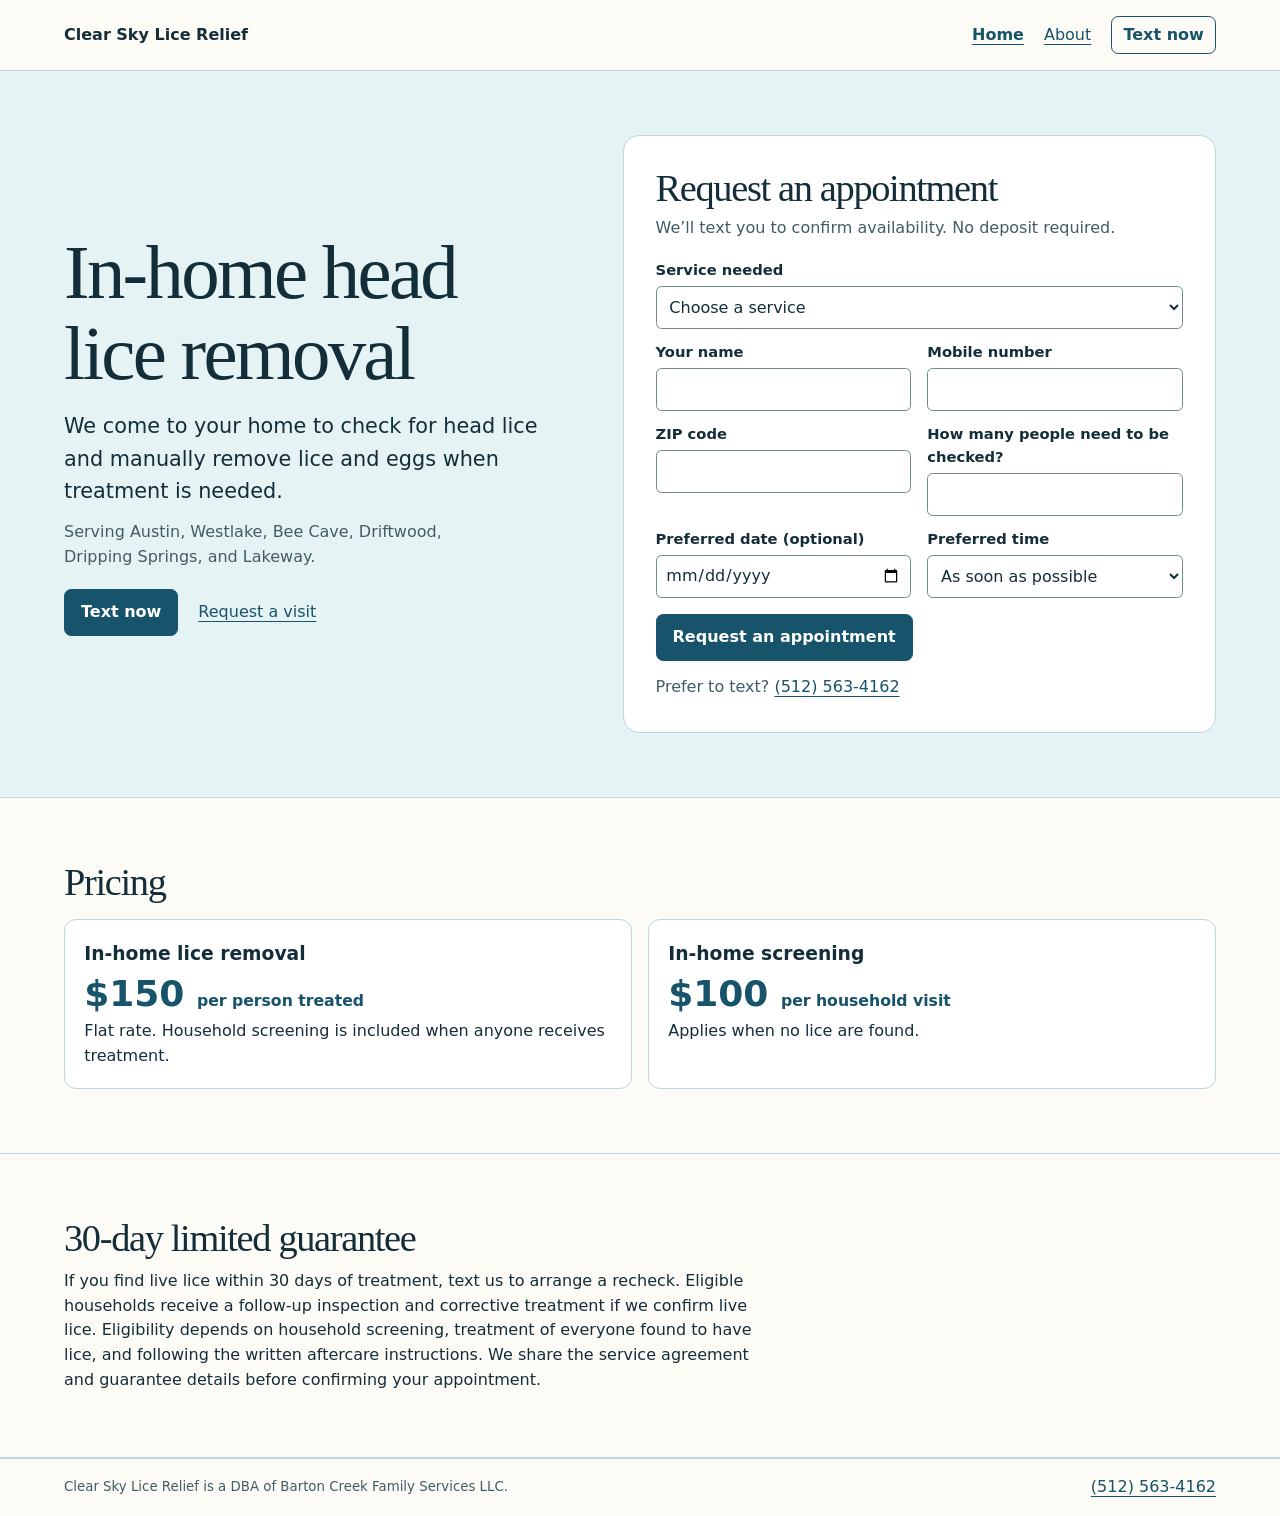
<file: index.html>
<!doctype html>
<html lang="en">
<head>
  <meta charset="utf-8">
  <meta name="viewport" content="width=device-width, initial-scale=1">
  <meta name="description" content="Request in-home head lice screening or removal in Austin and nearby communities. Flat-rate treatment and no booking deposit.">
  <title>Clear Sky Lice Relief | In-home lice removal in Austin</title>
  <link rel="stylesheet" href="site.css">
  <script src="appointment.js" defer></script>
</head>
<body>
  <a class="skip" href="#main">Skip to content</a>
  <header class="site-header"><div class="wrap bar">
    <a class="brand" href="./">Clear Sky Lice Relief</a>
    <nav aria-label="Main navigation">
      <a href="./" aria-current="page">Home</a><a href="about.html">About</a>
      <a class="button small" href="sms:+15125634162">Text now</a>
    </nav>
  </div></header>
  <main id="main">
    <div class="intro">
      <div class="wrap hero-grid">
        <div class="hero-copy">
          <h1>In-home head lice removal</h1>
          <p class="lead">We come to your home to check for head lice and manually remove lice and eggs when treatment is needed.</p>
          <p class="area">Serving Austin, Westlake, Bee Cave, Driftwood, Dripping Springs, and Lakeway.</p>
          <div class="actions">
            <a class="button primary" href="sms:+15125634162">Text now</a>
            <a href="#appointment">Request a visit</a>
          </div>
        </div>
        <section class="booking" id="appointment" aria-labelledby="appointment-title">
          <h2 id="appointment-title">Request an appointment</h2>
          <p>We’ll text you to confirm availability. No deposit required.</p>
      <form class="appointment-form" action="https://formspree.io/f/xeaglynb" method="POST" hidden>
        <div class="grid">
          <label>Service needed
            <select name="service" required>
              <option value="">Choose a service</option>
              <option value="Lice removal">Lice removal</option>
              <option value="Lice screening">Lice screening</option>
            </select>
          </label>
          <label>Your name
            <input name="name" autocomplete="name" maxlength="100" required>
          </label>
          <label>Mobile number
            <input type="tel" name="phone" autocomplete="tel" maxlength="30" required>
          </label>
          <label>ZIP code
            <input name="zip" autocomplete="postal-code" inputmode="numeric" pattern="[0-9]{5}" maxlength="5" title="Enter a five-digit ZIP code" required>
          </label>
          <label>How many people need to be checked?
            <input type="number" name="people" min="1" step="1" required>
          </label>
          <label>Preferred date (optional)
            <input type="date" name="preferred_date">
          </label>
          <label>Preferred time
            <select name="preferred_time">
              <option>As soon as possible</option>
              <option>Morning</option>
              <option>Afternoon</option>
              <option>Evening</option>
              <option>Any time</option>
            </select>
          </label>
        </div>
        <button class="button primary" type="submit">Request an appointment</button>
        <p class="appointment-status" role="status"></p>
      </form>
          <p class="booking-help">Prefer to text? <a href="sms:+15125634162">(512) 563-4162</a></p>
        </section>
      </div>
    </div>
    <section class="wrap pricing" id="pricing" aria-labelledby="pricing-title">
      <h2 id="pricing-title">Pricing</h2>
      <div class="price-grid">
        <article>
          <h3>In-home lice removal</h3>
          <p class="price">$150 <span>per person treated</span></p>
          <p>Flat rate. Household screening is included when anyone receives treatment.</p>
        </article>
        <article>
          <h3>In-home screening</h3>
          <p class="price">$100 <span>per household visit</span></p>
          <p>Applies when no lice are found.</p>
        </article>
      </div>
    </section>
    <section class="follow-up" aria-labelledby="guarantee-title">
      <div class="wrap follow-up-inner">
        <h2 id="guarantee-title">30-day limited guarantee</h2>
        <p>If you find live lice within 30 days of treatment, text us to arrange a recheck. Eligible households receive a follow-up inspection and corrective treatment if we confirm live lice. Eligibility depends on household screening, treatment of everyone found to have lice, and following the written aftercare instructions. We share the service agreement and guarantee details before confirming your appointment.</p>
      </div>
    </section>
  </main>
  <footer><div class="wrap bar">
    <small>Clear Sky Lice Relief is a DBA of Barton Creek Family Services LLC.</small>
    <a href="sms:+15125634162">(512) 563-4162</a>
  </div></footer>
</body>
</html>
</file>
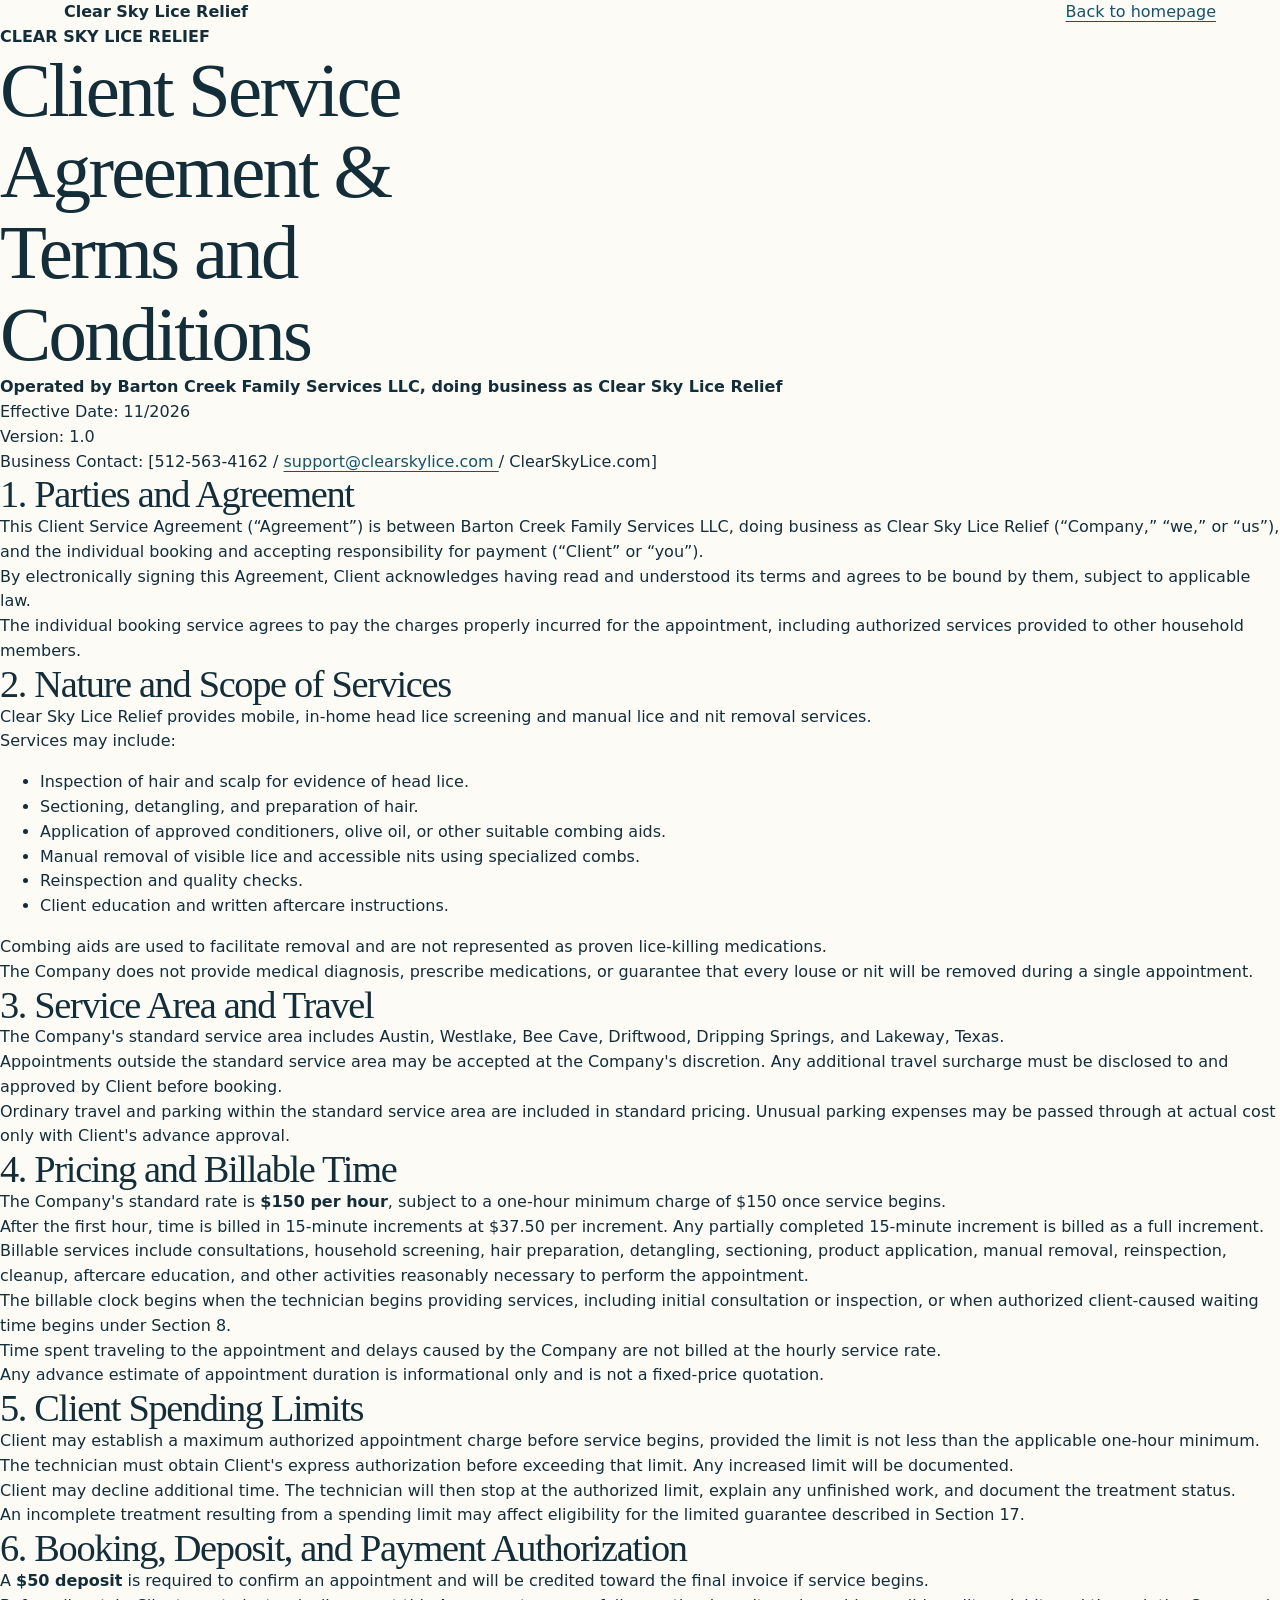
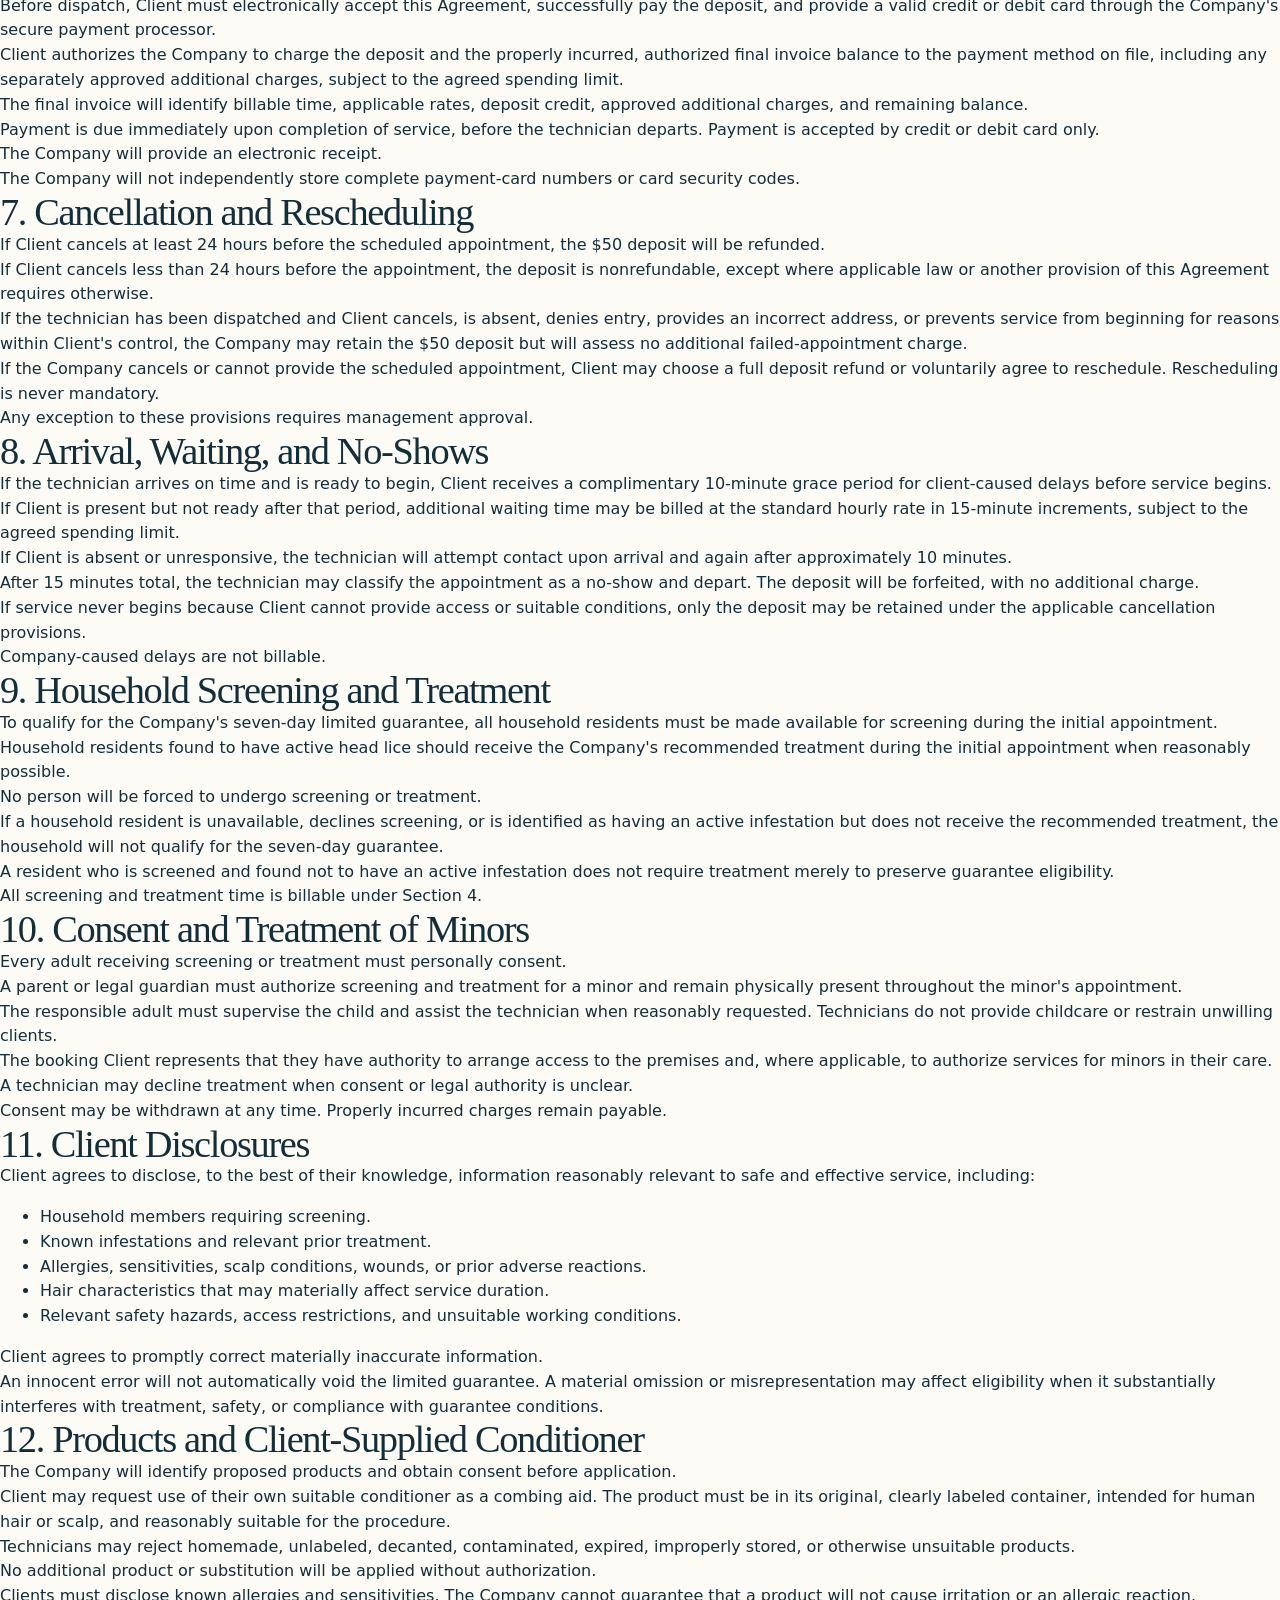
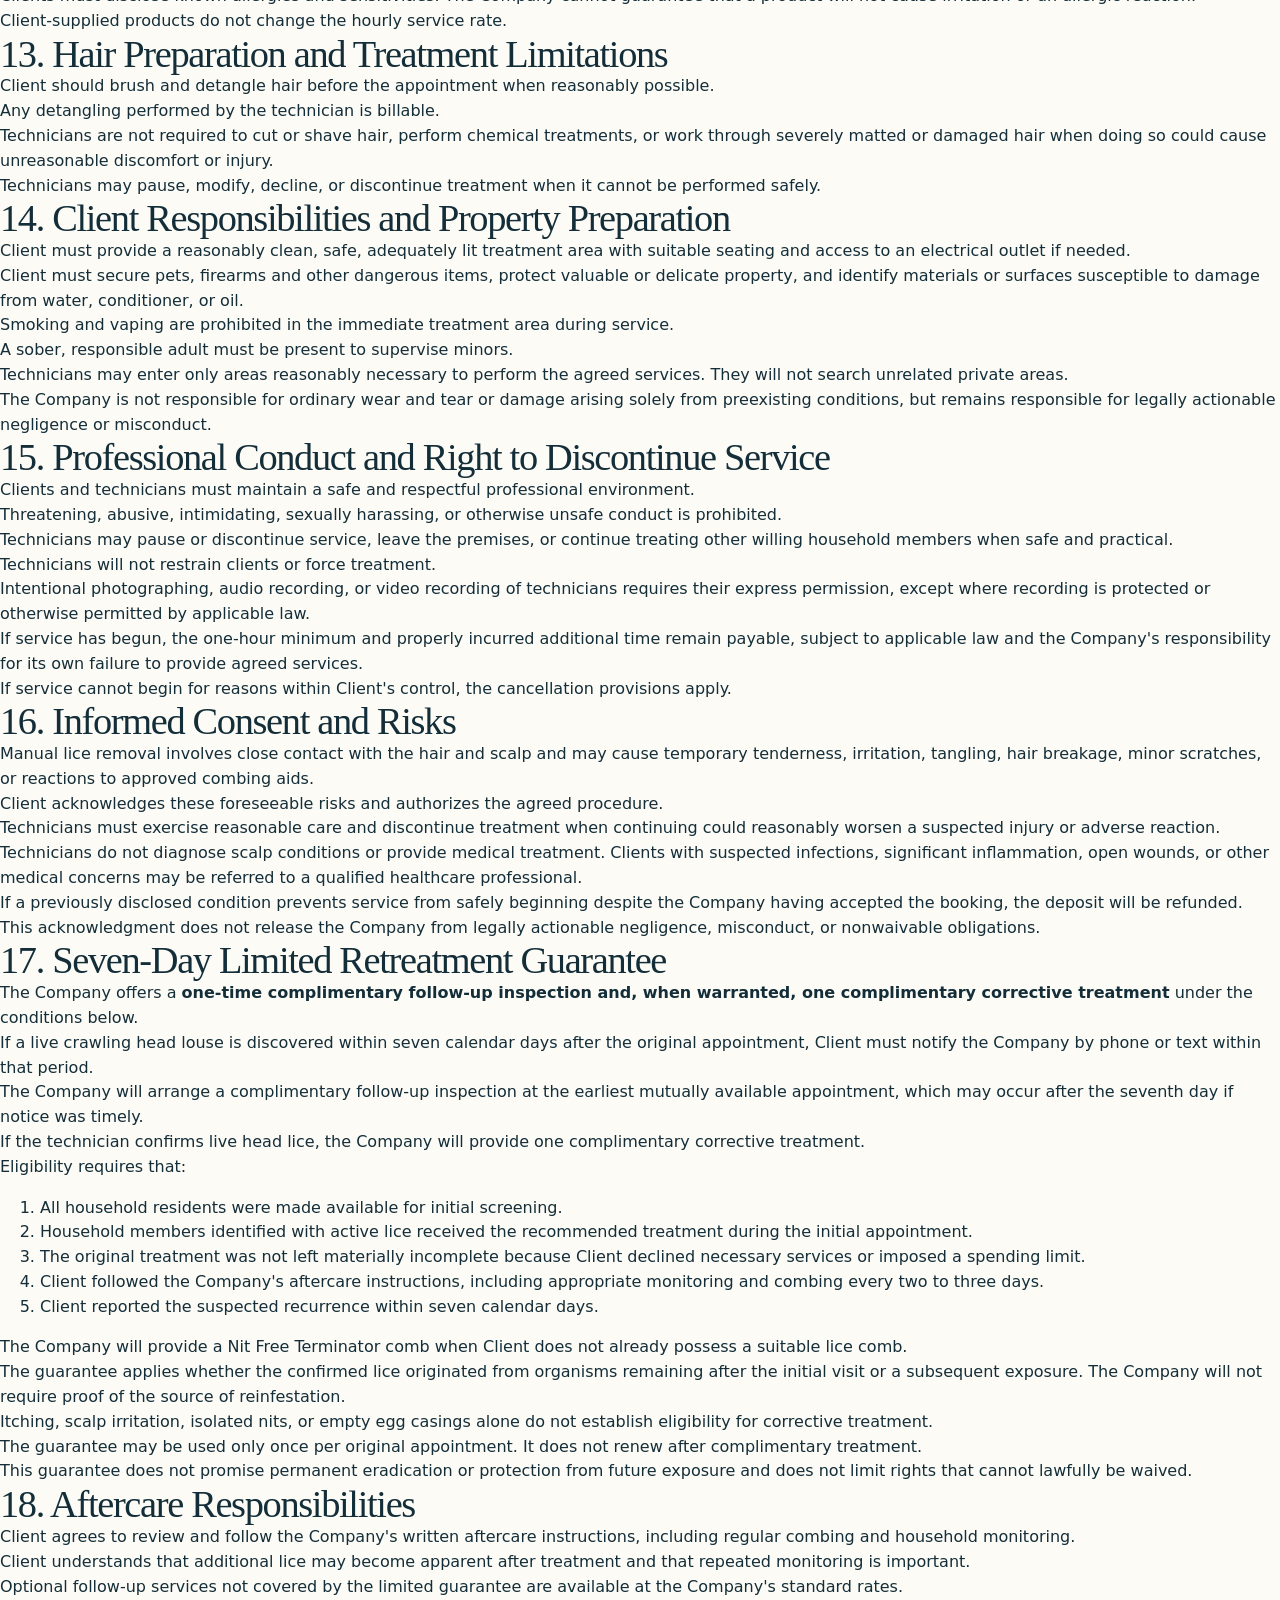
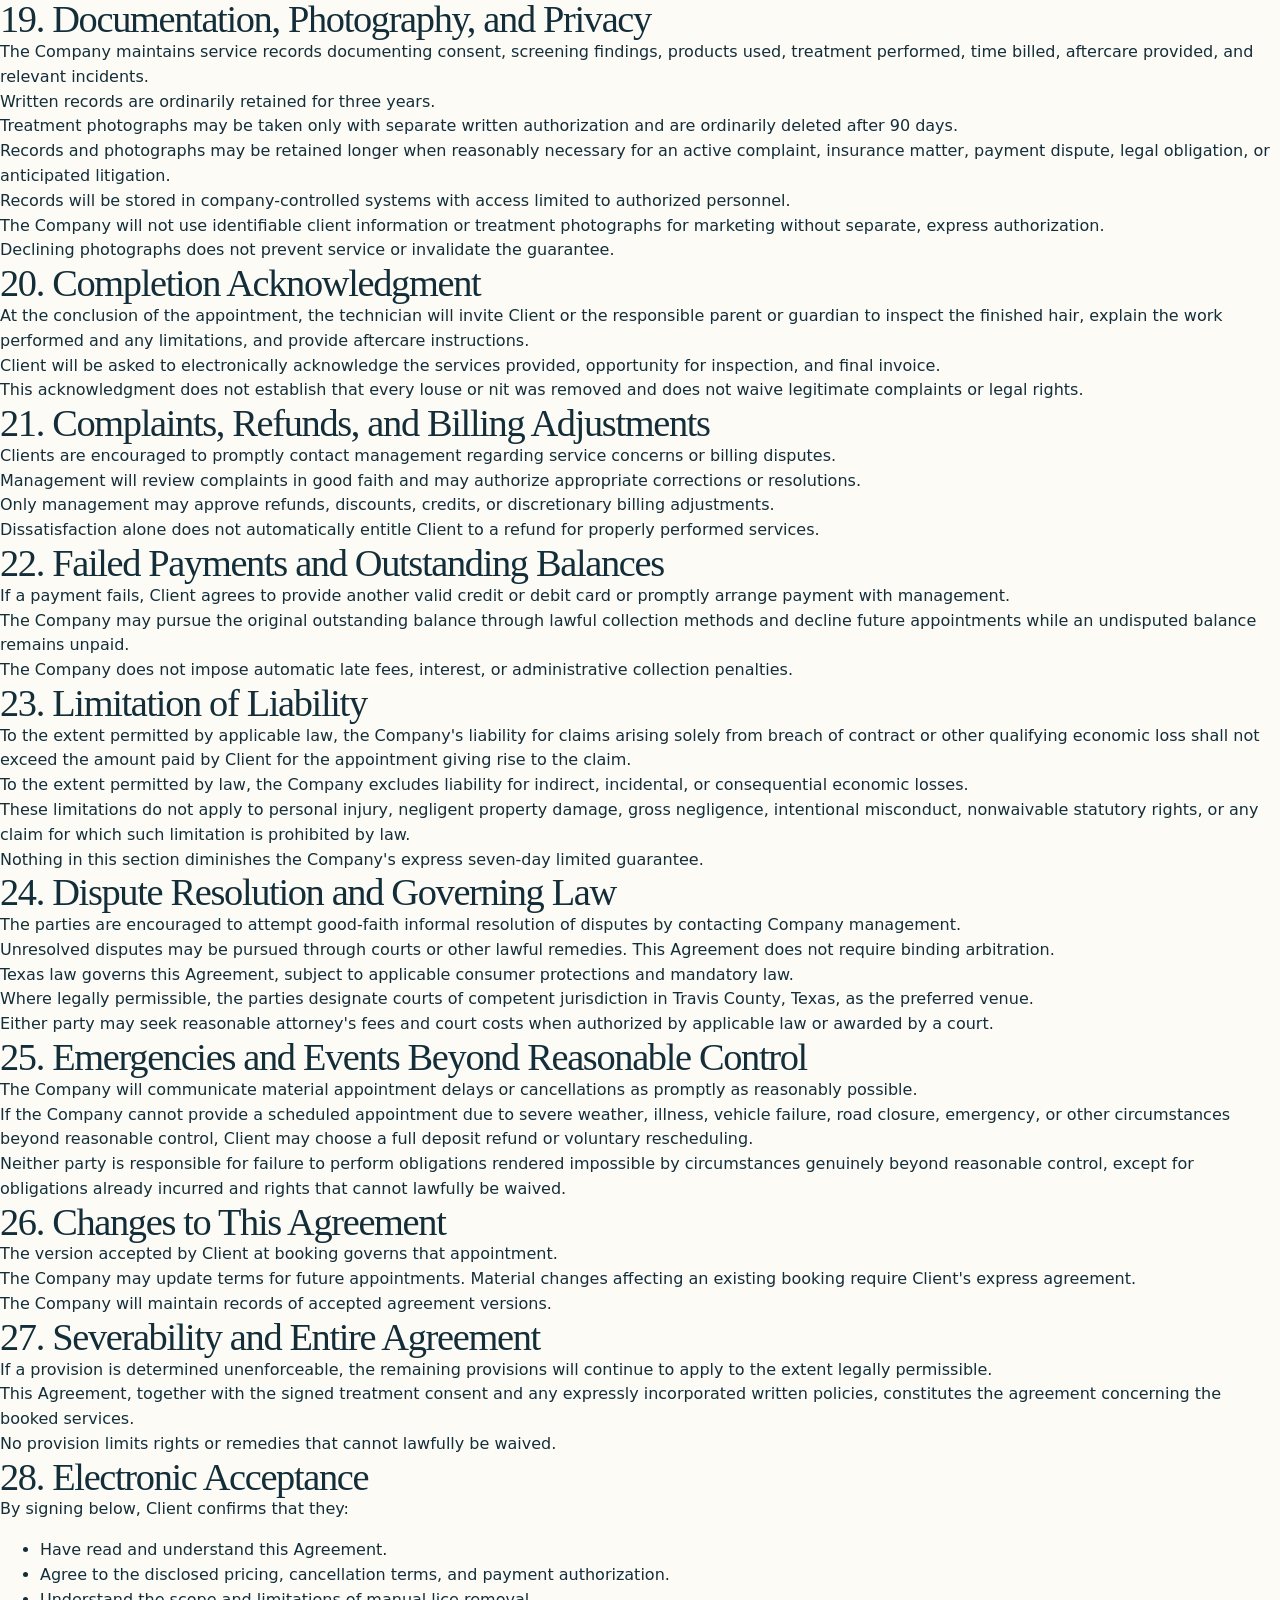
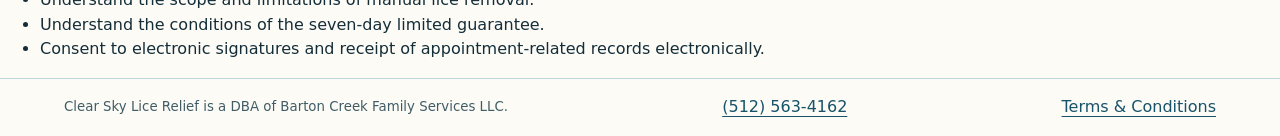
<file: terms/index.html>
<!doctype html>
<html lang="en">
<head>
  <meta charset="utf-8">
  <meta name="viewport" content="width=device-width, initial-scale=1">
  <meta name="description" content="Read the Clear Sky Lice Relief Client Service Agreement and Terms and Conditions.">
  <title>Terms &amp; Conditions | Clear Sky Lice Relief</title>
  <link rel="stylesheet" href="../site.css">
</head>
<body>
  <a class="skip" href="#main">Skip to content</a>
  <header><div class="wrap bar">
    <a class="brand" href="../index.html">Clear Sky Lice Relief</a>
    <nav aria-label="Main navigation"><a href="../index.html">Back to homepage</a></nav>
  </div></header>
<main id="main" class="legal"><article>
<p class="brand">CLEAR SKY LICE RELIEF</p>
<h1>Client Service Agreement &amp; Terms and Conditions</h1>
<p><strong>Operated by Barton Creek Family Services LLC, doing business as Clear Sky Lice Relief</strong></p>
<p>Effective Date: 11/2026<br>
Version: 1.0<br>
Business Contact: [512-563-4162 / <a href="mailto:support@clearskylice.com
">support@clearskylice.com
</a> / ClearSkyLice.com]</p>
<h2 id="section-1">1. Parties and Agreement</h2>
<p>This Client Service Agreement (“Agreement”) is between Barton Creek Family Services LLC, doing business as Clear Sky Lice Relief (“Company,” “we,” or “us”), and the individual booking and accepting responsibility for payment (“Client” or “you”).</p>
<p>By electronically signing this Agreement, Client acknowledges having read and understood its terms and agrees to be bound by them, subject to applicable law.</p>
<p>The individual booking service agrees to pay the charges properly incurred for the appointment, including authorized services provided to other household members.</p>
<h2 id="section-2">2. Nature and Scope of Services</h2>
<p>Clear Sky Lice Relief provides mobile, in-home head lice screening and manual lice and nit removal services.</p>
<p>Services may include:</p>
<ul><li>Inspection of hair and scalp for evidence of head lice.</li><li>Sectioning, detangling, and preparation of hair.</li><li>Application of approved conditioners, olive oil, or other suitable combing aids.</li><li>Manual removal of visible lice and accessible nits using specialized combs.</li><li>Reinspection and quality checks.</li><li>Client education and written aftercare instructions.</li></ul>
<p>Combing aids are used to facilitate removal and are not represented as proven lice-killing medications.</p>
<p>The Company does not provide medical diagnosis, prescribe medications, or guarantee that every louse or nit will be removed during a single appointment.</p>
<h2 id="section-3">3. Service Area and Travel</h2>
<p>The Company&#x27;s standard service area includes Austin, Westlake, Bee Cave, Driftwood, Dripping Springs, and Lakeway, Texas.</p>
<p>Appointments outside the standard service area may be accepted at the Company&#x27;s discretion. Any additional travel surcharge must be disclosed to and approved by Client before booking.</p>
<p>Ordinary travel and parking within the standard service area are included in standard pricing. Unusual parking expenses may be passed through at actual cost only with Client&#x27;s advance approval.</p>
<h2 id="section-4">4. Pricing and Billable Time</h2>
<p>The Company&#x27;s standard rate is <strong>$150 per hour</strong>, subject to a one-hour minimum charge of $150 once service begins.</p>
<p>After the first hour, time is billed in 15-minute increments at $37.50 per increment. Any partially completed 15-minute increment is billed as a full increment.</p>
<p>Billable services include consultations, household screening, hair preparation, detangling, sectioning, product application, manual removal, reinspection, cleanup, aftercare education, and other activities reasonably necessary to perform the appointment.</p>
<p>The billable clock begins when the technician begins providing services, including initial consultation or inspection, or when authorized client-caused waiting time begins under Section 8.</p>
<p>Time spent traveling to the appointment and delays caused by the Company are not billed at the hourly service rate.</p>
<p>Any advance estimate of appointment duration is informational only and is not a fixed-price quotation.</p>
<h2 id="section-5">5. Client Spending Limits</h2>
<p>Client may establish a maximum authorized appointment charge before service begins, provided the limit is not less than the applicable one-hour minimum.</p>
<p>The technician must obtain Client&#x27;s express authorization before exceeding that limit. Any increased limit will be documented.</p>
<p>Client may decline additional time. The technician will then stop at the authorized limit, explain any unfinished work, and document the treatment status.</p>
<p>An incomplete treatment resulting from a spending limit may affect eligibility for the limited guarantee described in Section 17.</p>
<h2 id="section-6">6. Booking, Deposit, and Payment Authorization</h2>
<p>A <strong>$50 deposit</strong> is required to confirm an appointment and will be credited toward the final invoice if service begins.</p>
<p>Before dispatch, Client must electronically accept this Agreement, successfully pay the deposit, and provide a valid credit or debit card through the Company&#x27;s secure payment processor.</p>
<p>Client authorizes the Company to charge the deposit and the properly incurred, authorized final invoice balance to the payment method on file, including any separately approved additional charges, subject to the agreed spending limit.</p>
<p>The final invoice will identify billable time, applicable rates, deposit credit, approved additional charges, and remaining balance.</p>
<p>Payment is due immediately upon completion of service, before the technician departs. Payment is accepted by credit or debit card only.</p>
<p>The Company will provide an electronic receipt.</p>
<p>The Company will not independently store complete payment-card numbers or card security codes.</p>
<h2 id="section-7">7. Cancellation and Rescheduling</h2>
<p>If Client cancels at least 24 hours before the scheduled appointment, the $50 deposit will be refunded.</p>
<p>If Client cancels less than 24 hours before the appointment, the deposit is nonrefundable, except where applicable law or another provision of this Agreement requires otherwise.</p>
<p>If the technician has been dispatched and Client cancels, is absent, denies entry, provides an incorrect address, or prevents service from beginning for reasons within Client&#x27;s control, the Company may retain the $50 deposit but will assess no additional failed-appointment charge.</p>
<p>If the Company cancels or cannot provide the scheduled appointment, Client may choose a full deposit refund or voluntarily agree to reschedule. Rescheduling is never mandatory.</p>
<p>Any exception to these provisions requires management approval.</p>
<h2 id="section-8">8. Arrival, Waiting, and No-Shows</h2>
<p>If the technician arrives on time and is ready to begin, Client receives a complimentary 10-minute grace period for client-caused delays before service begins.</p>
<p>If Client is present but not ready after that period, additional waiting time may be billed at the standard hourly rate in 15-minute increments, subject to the agreed spending limit.</p>
<p>If Client is absent or unresponsive, the technician will attempt contact upon arrival and again after approximately 10 minutes.</p>
<p>After 15 minutes total, the technician may classify the appointment as a no-show and depart. The deposit will be forfeited, with no additional charge.</p>
<p>If service never begins because Client cannot provide access or suitable conditions, only the deposit may be retained under the applicable cancellation provisions.</p>
<p>Company-caused delays are not billable.</p>
<h2 id="section-9">9. Household Screening and Treatment</h2>
<p>To qualify for the Company&#x27;s seven-day limited guarantee, all household residents must be made available for screening during the initial appointment.</p>
<p>Household residents found to have active head lice should receive the Company&#x27;s recommended treatment during the initial appointment when reasonably possible.</p>
<p>No person will be forced to undergo screening or treatment.</p>
<p>If a household resident is unavailable, declines screening, or is identified as having an active infestation but does not receive the recommended treatment, the household will not qualify for the seven-day guarantee.</p>
<p>A resident who is screened and found not to have an active infestation does not require treatment merely to preserve guarantee eligibility.</p>
<p>All screening and treatment time is billable under Section 4.</p>
<h2 id="section-10">10. Consent and Treatment of Minors</h2>
<p>Every adult receiving screening or treatment must personally consent.</p>
<p>A parent or legal guardian must authorize screening and treatment for a minor and remain physically present throughout the minor&#x27;s appointment.</p>
<p>The responsible adult must supervise the child and assist the technician when reasonably requested. Technicians do not provide childcare or restrain unwilling clients.</p>
<p>The booking Client represents that they have authority to arrange access to the premises and, where applicable, to authorize services for minors in their care.</p>
<p>A technician may decline treatment when consent or legal authority is unclear.</p>
<p>Consent may be withdrawn at any time. Properly incurred charges remain payable.</p>
<h2 id="section-11">11. Client Disclosures</h2>
<p>Client agrees to disclose, to the best of their knowledge, information reasonably relevant to safe and effective service, including:</p>
<ul><li>Household members requiring screening.</li><li>Known infestations and relevant prior treatment.</li><li>Allergies, sensitivities, scalp conditions, wounds, or prior adverse reactions.</li><li>Hair characteristics that may materially affect service duration.</li><li>Relevant safety hazards, access restrictions, and unsuitable working conditions.</li></ul>
<p>Client agrees to promptly correct materially inaccurate information.</p>
<p>An innocent error will not automatically void the limited guarantee. A material omission or misrepresentation may affect eligibility when it substantially interferes with treatment, safety, or compliance with guarantee conditions.</p>
<h2 id="section-12">12. Products and Client-Supplied Conditioner</h2>
<p>The Company will identify proposed products and obtain consent before application.</p>
<p>Client may request use of their own suitable conditioner as a combing aid. The product must be in its original, clearly labeled container, intended for human hair or scalp, and reasonably suitable for the procedure.</p>
<p>Technicians may reject homemade, unlabeled, decanted, contaminated, expired, improperly stored, or otherwise unsuitable products.</p>
<p>No additional product or substitution will be applied without authorization.</p>
<p>Clients must disclose known allergies and sensitivities. The Company cannot guarantee that a product will not cause irritation or an allergic reaction.</p>
<p>Client-supplied products do not change the hourly service rate.</p>
<h2 id="section-13">13. Hair Preparation and Treatment Limitations</h2>
<p>Client should brush and detangle hair before the appointment when reasonably possible.</p>
<p>Any detangling performed by the technician is billable.</p>
<p>Technicians are not required to cut or shave hair, perform chemical treatments, or work through severely matted or damaged hair when doing so could cause unreasonable discomfort or injury.</p>
<p>Technicians may pause, modify, decline, or discontinue treatment when it cannot be performed safely.</p>
<h2 id="section-14">14. Client Responsibilities and Property Preparation</h2>
<p>Client must provide a reasonably clean, safe, adequately lit treatment area with suitable seating and access to an electrical outlet if needed.</p>
<p>Client must secure pets, firearms and other dangerous items, protect valuable or delicate property, and identify materials or surfaces susceptible to damage from water, conditioner, or oil.</p>
<p>Smoking and vaping are prohibited in the immediate treatment area during service.</p>
<p>A sober, responsible adult must be present to supervise minors.</p>
<p>Technicians may enter only areas reasonably necessary to perform the agreed services. They will not search unrelated private areas.</p>
<p>The Company is not responsible for ordinary wear and tear or damage arising solely from preexisting conditions, but remains responsible for legally actionable negligence or misconduct.</p>
<h2 id="section-15">15. Professional Conduct and Right to Discontinue Service</h2>
<p>Clients and technicians must maintain a safe and respectful professional environment.</p>
<p>Threatening, abusive, intimidating, sexually harassing, or otherwise unsafe conduct is prohibited.</p>
<p>Technicians may pause or discontinue service, leave the premises, or continue treating other willing household members when safe and practical.</p>
<p>Technicians will not restrain clients or force treatment.</p>
<p>Intentional photographing, audio recording, or video recording of technicians requires their express permission, except where recording is protected or otherwise permitted by applicable law.</p>
<p>If service has begun, the one-hour minimum and properly incurred additional time remain payable, subject to applicable law and the Company&#x27;s responsibility for its own failure to provide agreed services.</p>
<p>If service cannot begin for reasons within Client&#x27;s control, the cancellation provisions apply.</p>
<h2 id="section-16">16. Informed Consent and Risks</h2>
<p>Manual lice removal involves close contact with the hair and scalp and may cause temporary tenderness, irritation, tangling, hair breakage, minor scratches, or reactions to approved combing aids.</p>
<p>Client acknowledges these foreseeable risks and authorizes the agreed procedure.</p>
<p>Technicians must exercise reasonable care and discontinue treatment when continuing could reasonably worsen a suspected injury or adverse reaction.</p>
<p>Technicians do not diagnose scalp conditions or provide medical treatment. Clients with suspected infections, significant inflammation, open wounds, or other medical concerns may be referred to a qualified healthcare professional.</p>
<p>If a previously disclosed condition prevents service from safely beginning despite the Company having accepted the booking, the deposit will be refunded.</p>
<p>This acknowledgment does not release the Company from legally actionable negligence, misconduct, or nonwaivable obligations.</p>
<h2 id="section-17">17. Seven-Day Limited Retreatment Guarantee</h2>
<p>The Company offers a <strong>one-time complimentary follow-up inspection and, when warranted, one complimentary corrective treatment</strong> under the conditions below.</p>
<p>If a live crawling head louse is discovered within seven calendar days after the original appointment, Client must notify the Company by phone or text within that period.</p>
<p>The Company will arrange a complimentary follow-up inspection at the earliest mutually available appointment, which may occur after the seventh day if notice was timely.</p>
<p>If the technician confirms live head lice, the Company will provide one complimentary corrective treatment.</p>
<p>Eligibility requires that:</p>
<ol><li>All household residents were made available for initial screening.</li><li>Household members identified with active lice received the recommended treatment during the initial appointment.</li><li>The original treatment was not left materially incomplete because Client declined necessary services or imposed a spending limit.</li><li>Client followed the Company&#x27;s aftercare instructions, including appropriate monitoring and combing every two to three days.</li><li>Client reported the suspected recurrence within seven calendar days.</li></ol>
<p>The Company will provide a Nit Free Terminator comb when Client does not already possess a suitable lice comb.</p>
<p>The guarantee applies whether the confirmed lice originated from organisms remaining after the initial visit or a subsequent exposure. The Company will not require proof of the source of reinfestation.</p>
<p>Itching, scalp irritation, isolated nits, or empty egg casings alone do not establish eligibility for corrective treatment.</p>
<p>The guarantee may be used only once per original appointment. It does not renew after complimentary treatment.</p>
<p>This guarantee does not promise permanent eradication or protection from future exposure and does not limit rights that cannot lawfully be waived.</p>
<h2 id="section-18">18. Aftercare Responsibilities</h2>
<p>Client agrees to review and follow the Company&#x27;s written aftercare instructions, including regular combing and household monitoring.</p>
<p>Client understands that additional lice may become apparent after treatment and that repeated monitoring is important.</p>
<p>Optional follow-up services not covered by the limited guarantee are available at the Company&#x27;s standard rates.</p>
<h2 id="section-19">19. Documentation, Photography, and Privacy</h2>
<p>The Company maintains service records documenting consent, screening findings, products used, treatment performed, time billed, aftercare provided, and relevant incidents.</p>
<p>Written records are ordinarily retained for three years.</p>
<p>Treatment photographs may be taken only with separate written authorization and are ordinarily deleted after 90 days.</p>
<p>Records and photographs may be retained longer when reasonably necessary for an active complaint, insurance matter, payment dispute, legal obligation, or anticipated litigation.</p>
<p>Records will be stored in company-controlled systems with access limited to authorized personnel.</p>
<p>The Company will not use identifiable client information or treatment photographs for marketing without separate, express authorization.</p>
<p>Declining photographs does not prevent service or invalidate the guarantee.</p>
<h2 id="section-20">20. Completion Acknowledgment</h2>
<p>At the conclusion of the appointment, the technician will invite Client or the responsible parent or guardian to inspect the finished hair, explain the work performed and any limitations, and provide aftercare instructions.</p>
<p>Client will be asked to electronically acknowledge the services provided, opportunity for inspection, and final invoice.</p>
<p>This acknowledgment does not establish that every louse or nit was removed and does not waive legitimate complaints or legal rights.</p>
<h2 id="section-21">21. Complaints, Refunds, and Billing Adjustments</h2>
<p>Clients are encouraged to promptly contact management regarding service concerns or billing disputes.</p>
<p>Management will review complaints in good faith and may authorize appropriate corrections or resolutions.</p>
<p>Only management may approve refunds, discounts, credits, or discretionary billing adjustments.</p>
<p>Dissatisfaction alone does not automatically entitle Client to a refund for properly performed services.</p>
<h2 id="section-22">22. Failed Payments and Outstanding Balances</h2>
<p>If a payment fails, Client agrees to provide another valid credit or debit card or promptly arrange payment with management.</p>
<p>The Company may pursue the original outstanding balance through lawful collection methods and decline future appointments while an undisputed balance remains unpaid.</p>
<p>The Company does not impose automatic late fees, interest, or administrative collection penalties.</p>
<h2 id="section-23">23. Limitation of Liability</h2>
<p>To the extent permitted by applicable law, the Company&#x27;s liability for claims arising solely from breach of contract or other qualifying economic loss shall not exceed the amount paid by Client for the appointment giving rise to the claim.</p>
<p>To the extent permitted by law, the Company excludes liability for indirect, incidental, or consequential economic losses.</p>
<p>These limitations do not apply to personal injury, negligent property damage, gross negligence, intentional misconduct, nonwaivable statutory rights, or any claim for which such limitation is prohibited by law.</p>
<p>Nothing in this section diminishes the Company&#x27;s express seven-day limited guarantee.</p>
<h2 id="section-24">24. Dispute Resolution and Governing Law</h2>
<p>The parties are encouraged to attempt good-faith informal resolution of disputes by contacting Company management.</p>
<p>Unresolved disputes may be pursued through courts or other lawful remedies. This Agreement does not require binding arbitration.</p>
<p>Texas law governs this Agreement, subject to applicable consumer protections and mandatory law.</p>
<p>Where legally permissible, the parties designate courts of competent jurisdiction in Travis County, Texas, as the preferred venue.</p>
<p>Either party may seek reasonable attorney&#x27;s fees and court costs when authorized by applicable law or awarded by a court.</p>
<h2 id="section-25">25. Emergencies and Events Beyond Reasonable Control</h2>
<p>The Company will communicate material appointment delays or cancellations as promptly as reasonably possible.</p>
<p>If the Company cannot provide a scheduled appointment due to severe weather, illness, vehicle failure, road closure, emergency, or other circumstances beyond reasonable control, Client may choose a full deposit refund or voluntary rescheduling.</p>
<p>Neither party is responsible for failure to perform obligations rendered impossible by circumstances genuinely beyond reasonable control, except for obligations already incurred and rights that cannot lawfully be waived.</p>
<h2 id="section-26">26. Changes to This Agreement</h2>
<p>The version accepted by Client at booking governs that appointment.</p>
<p>The Company may update terms for future appointments. Material changes affecting an existing booking require Client&#x27;s express agreement.</p>
<p>The Company will maintain records of accepted agreement versions.</p>
<h2 id="section-27">27. Severability and Entire Agreement</h2>
<p>If a provision is determined unenforceable, the remaining provisions will continue to apply to the extent legally permissible.</p>
<p>This Agreement, together with the signed treatment consent and any expressly incorporated written policies, constitutes the agreement concerning the booked services.</p>
<p>No provision limits rights or remedies that cannot lawfully be waived.</p>
<h2 id="section-28">28. Electronic Acceptance</h2>
<p>By signing below, Client confirms that they:</p>
<ul><li>Have read and understand this Agreement.</li><li>Agree to the disclosed pricing, cancellation terms, and payment authorization.</li><li>Understand the scope and limitations of manual lice removal.</li><li>Understand the conditions of the seven-day limited guarantee.</li><li>Consent to electronic signatures and receipt of appointment-related records electronically.</li></ul>
</article></main>
  <footer><div class="wrap bar">
    <small>Clear Sky Lice Relief is a DBA of Barton Creek Family Services LLC.</small>
    <a href="tel:+15125634162">(512) 563-4162</a>
    <a href="../terms/index.html">Terms &amp; Conditions</a>
  </div></footer>
</body>
</html>
</file>
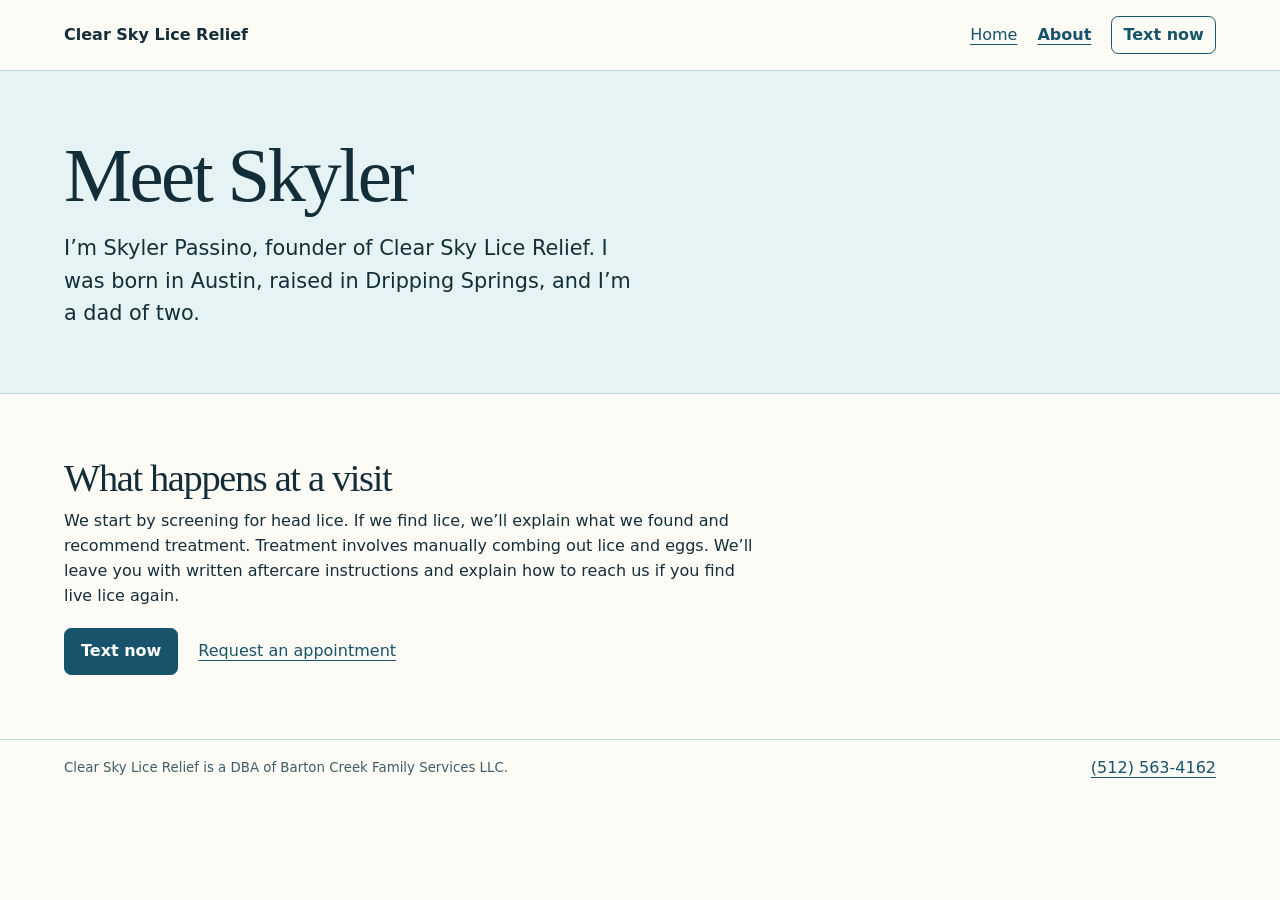
<file: about.html>
<!doctype html>
<html lang="en">
<head>
  <meta charset="utf-8">
  <meta name="viewport" content="width=device-width, initial-scale=1">
  <meta name="description" content="Meet Skyler Passino and learn what to expect from an in-home head lice visit.">
  <title>About | Clear Sky Lice Relief</title>
  <link rel="stylesheet" href="site.css">
</head>
<body>
  <a class="skip" href="#main">Skip to content</a>
  <header class="site-header"><div class="wrap bar">
    <a class="brand" href="./">Clear Sky Lice Relief</a>
    <nav aria-label="Main navigation">
      <a href="./">Home</a><a href="about.html" aria-current="page">About</a>
      <a class="button small" href="sms:+15125634162">Text now</a>
    </nav>
  </div></header>
  <main id="main">
    <div class="intro"><div class="wrap about-intro">
      <h1>Meet Skyler</h1>
      <p class="lead">I’m Skyler Passino, founder of Clear Sky Lice Relief. I was born in Austin, raised in Dripping Springs, and I’m a dad of two.</p>
    </div></div>
    <section class="wrap about-visit" aria-labelledby="visit-title">
      <h2 id="visit-title">What happens at a visit</h2>
      <p>We start by screening for head lice. If we find lice, we’ll explain what we found and recommend treatment. Treatment involves manually combing out lice and eggs. We’ll leave you with written aftercare instructions and explain how to reach us if you find live lice again.</p>
      <div class="actions">
        <a class="button primary" href="sms:+15125634162">Text now</a>
        <a href="./#appointment">Request an appointment</a>
      </div>
    </section>
  </main>
  <footer><div class="wrap bar">
    <small>Clear Sky Lice Relief is a DBA of Barton Creek Family Services LLC.</small>
    <a href="sms:+15125634162">(512) 563-4162</a>
  </div></footer>
</body>
</html>
</file>
<file: site.css>
:root {
  color-scheme: light;
  --ink: #142e39;
  --muted: #405d66;
  --paper: #fcfbf6;
  --white: #fff;
  --sky: #e6f3f4;
  --blue: #17536a;
  --line: #bfd6da;
}
* { box-sizing: border-box; }
body { margin: 0; color: var(--ink); background: var(--paper); font: 1rem/1.55 system-ui, sans-serif; }
[hidden] { display: none !important; }
.wrap { width: min(72rem, calc(100% - 2rem)); margin-inline: auto; }
a { color: var(--blue); text-underline-offset: .23em; }
:focus-visible { outline: 3px solid #a65121; outline-offset: 3px; }
.skip { position: absolute; top: .5rem; left: 1rem; padding: .5rem; background: white; transform: translateY(-200%); }
.skip:focus { transform: none; }
.site-header, footer { padding: 1rem 0; }
.bar, nav, .actions { display: flex; flex-wrap: wrap; align-items: center; gap: .75rem 1.25rem; }
.bar { justify-content: space-between; }
.brand { font-weight: 800; text-decoration: none; color: var(--ink); }
nav a[aria-current="page"] { font-weight: 750; }
.button { display: inline-block; padding: .65rem 1rem; border: 1px solid var(--blue); border-radius: .45rem; font: inherit; font-weight: 720; text-decoration: none; cursor: pointer; }
.button.small { padding: .35rem .7rem; }
.primary { background: var(--blue); color: white; }
button:disabled { opacity: .65; cursor: wait; }
.intro { background: var(--sky); border-block: 1px solid var(--line); }
.hero-grid { display: grid; grid-template-columns: 1fr 1.2fr; gap: clamp(1.5rem, 5vw, 5rem); align-items: center; padding-block: clamp(1.75rem, 5vw, 4.5rem); }
h1, h2, h3, p { margin: 0; }
h1, h2 { font-family: Georgia, serif; font-weight: 500; letter-spacing: -.035em; line-height: 1.06; }
h1 { font-size: clamp(2.7rem, 6vw, 5.4rem); max-width: 12ch; }
h2 { font-size: clamp(1.8rem, 3vw, 2.55rem); }
.lead { font-size: clamp(1.06rem, 2vw, 1.3rem); margin-top: 1rem; max-width: 44ch; }
.area { color: var(--muted); margin-top: .8rem; max-width: 39ch; }
.actions { margin-top: 1.2rem; }
.booking { background: var(--white); border: 1px solid var(--line); border-radius: 1rem; padding: clamp(1rem, 3vw, 2rem); scroll-margin-top: 1rem; }
.booking > p { margin-top: .45rem; color: var(--muted); }
.booking .booking-help { margin-top: .85rem; }
.appointment-form { margin-top: 1.15rem; }
.grid, .price-grid { display: grid; grid-template-columns: repeat(2,minmax(0,1fr)); gap: .75rem 1rem; }
.appointment-form label { display: grid; align-content: start; gap: .25rem; font-size: .92rem; font-weight: 650; }
.appointment-form label:first-child { grid-column: 1 / -1; }
.appointment-form :is(input, select) { width: 100%; min-width: 0; min-height: 2.7rem; padding: .45rem .55rem; border: 1px solid #708990; border-radius: .35rem; background: white; color: var(--ink); font: inherit; font-size: 1rem; font-weight: 400; }
.appointment-form button { margin-top: 1rem; }
.appointment-status:not(:empty) { margin-top: .65rem; }
.pricing, .about-visit, .about-intro, .follow-up-inner { padding-block: clamp(2rem, 5vw, 4rem); }
.price-grid { margin-top: 1rem; }
.price-grid article { padding: 1.2rem; border: 1px solid var(--line); border-radius: .75rem; background: white; }
.price { margin-block: .25rem; font-size: 2.25rem; color: var(--blue); font-weight: 760; line-height: 1.2; }
.price span { font-size: .98rem; font-weight: 600; }
.follow-up { border-block: 1px solid var(--line); }
.follow-up p, .about-visit p { margin-top: .65rem; max-width: 68ch; }
footer { color: var(--muted); border-top: 1px solid var(--line); }
@media (max-width: 47rem) {
  .hero-grid { grid-template-columns: 1fr; }
}
@media (max-width: 30rem) {
  .grid, .price-grid { grid-template-columns: 1fr; }
  .site-header .bar { gap: .5rem 1rem; }
}
</file>
